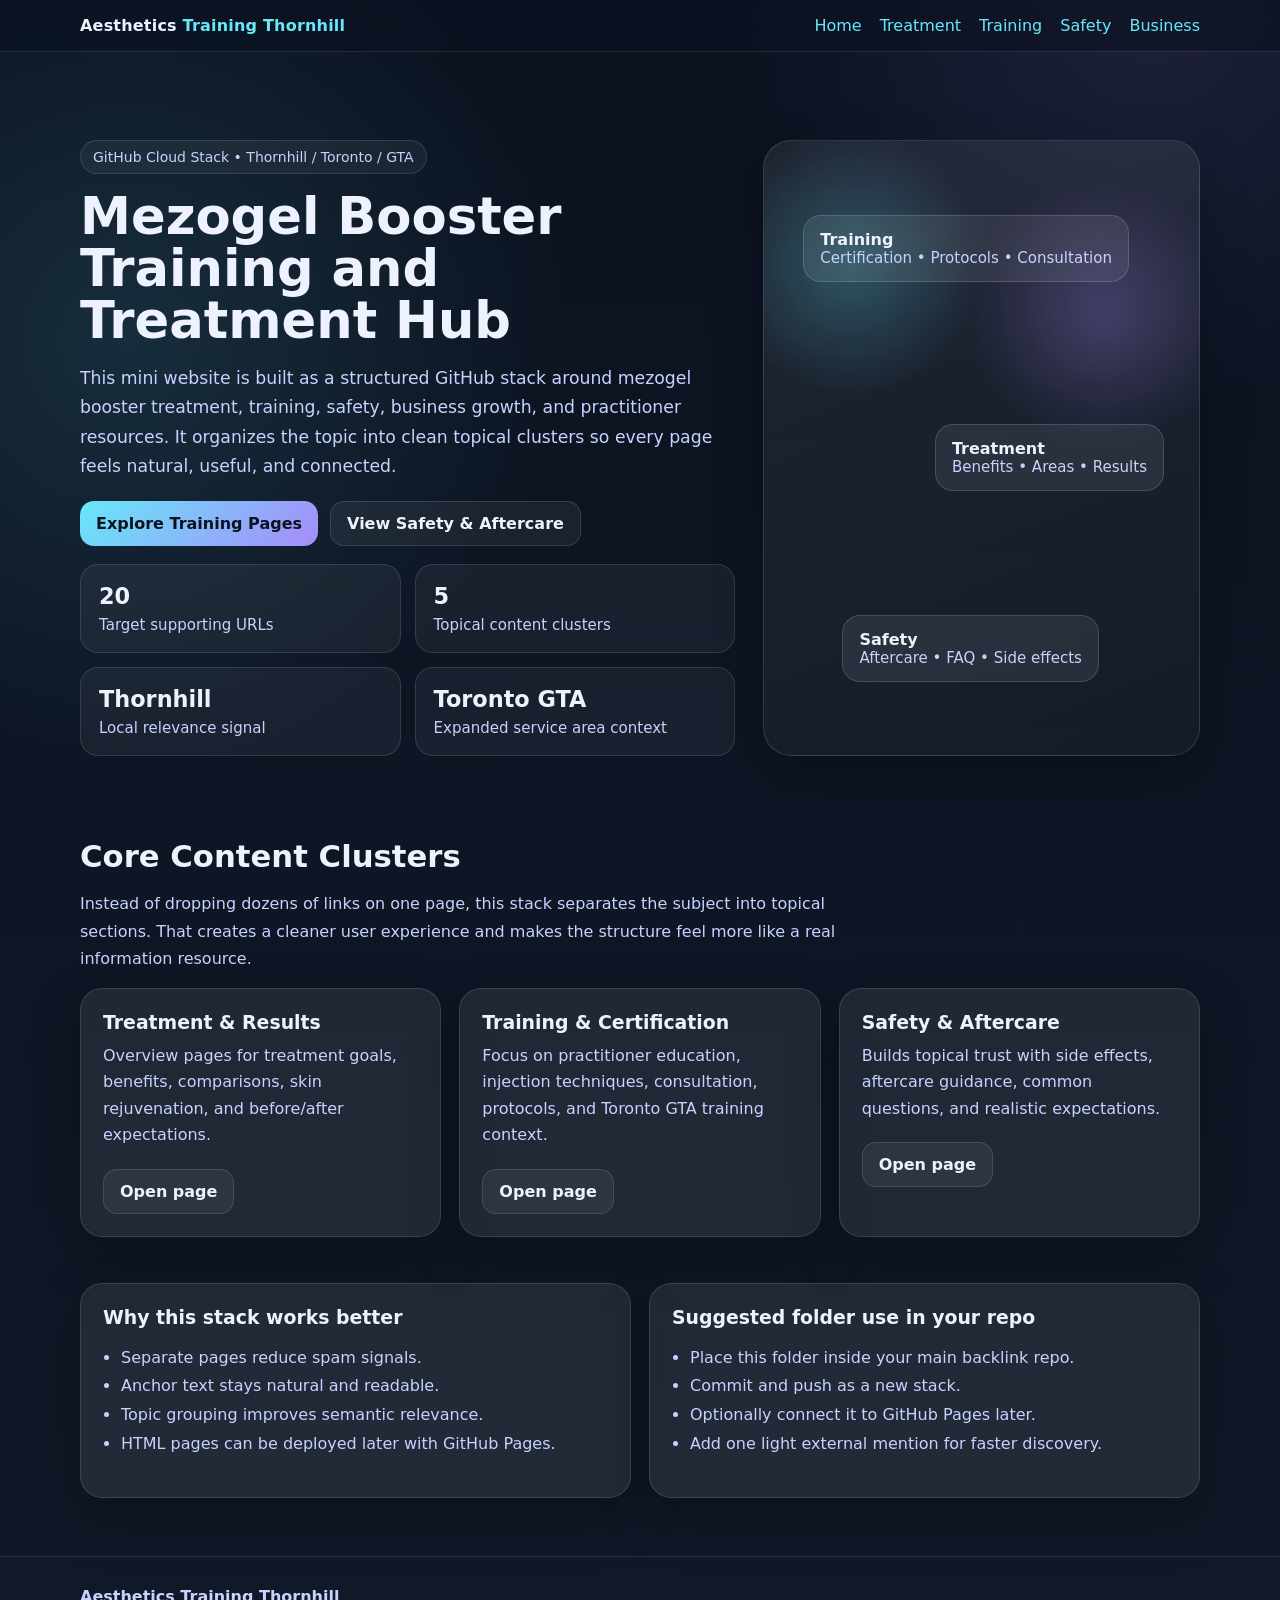
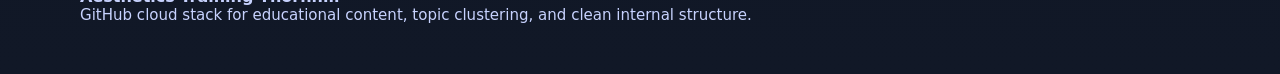
<file: Aesthetics-Training-Thornhill/index.html>
<!DOCTYPE html>
<html lang="en">
<head>
  <meta charset="UTF-8">
  <meta name="viewport" content="width=device-width,initial-scale=1.0">
  <title>Aesthetics Training Thornhill | Mezogel Booster Hub</title>
  <meta name="description" content="GitHub mini site for mezogel booster treatment, training, safety, and business resources in Thornhill, Toronto, and the GTA.">
  <link rel="stylesheet" href="assets/style.css">
</head>
<body>
  <header class="nav">
    <div class="container nav-inner">
      <div class="logo">Aesthetics <span>Training Thornhill</span></div>
      <nav class="menu">
        <a href="index.html">Home</a>
        <a href="pages/treatment-results.html">Treatment</a>
        <a href="pages/training-certification.html">Training</a>
        <a href="pages/safety-aftercare.html">Safety</a>
        <a href="pages/business-marketing.html">Business</a>
      </nav>
    </div>
  </header>
  
<section class="hero">
  <div class="container hero-grid">
    <div class="reveal">
      <span class="badge">GitHub Cloud Stack • Thornhill / Toronto / GTA</span>
      <h1>Mezogel Booster Training and Treatment Hub</h1>
      <p class="subtitle">
        This mini website is built as a structured GitHub stack around mezogel booster treatment, training,
        safety, business growth, and practitioner resources. It organizes the topic into clean topical clusters
        so every page feels natural, useful, and connected.
      </p>
      <div class="btns">
        <a class="btn primary" href="pages/training-certification.html">Explore Training Pages</a>
        <a class="btn" href="pages/safety-aftercare.html">View Safety & Aftercare</a>
      </div>
      <div class="kpis">
        <div class="kpi"><strong>20</strong><span class="small">Target supporting URLs</span></div>
        <div class="kpi"><strong>5</strong><span class="small">Topical content clusters</span></div>
        <div class="kpi"><strong>Thornhill</strong><span class="small">Local relevance signal</span></div>
        <div class="kpi"><strong>Toronto GTA</strong><span class="small">Expanded service area context</span></div>
      </div>
    </div>
    <div class="hero-shape reveal">
      <div class="floating one"><strong>Training</strong><div class="small">Certification • Protocols • Consultation</div></div>
      <div class="floating two"><strong>Treatment</strong><div class="small">Benefits • Areas • Results</div></div>
      <div class="floating three"><strong>Safety</strong><div class="small">Aftercare • FAQ • Side effects</div></div>
    </div>
  </div>
</section>

<section class="section">
  <div class="container">
    <h2 class="reveal">Core Content Clusters</h2>
    <p class="lead reveal">
      Instead of dropping dozens of links on one page, this stack separates the subject into topical sections.
      That creates a cleaner user experience and makes the structure feel more like a real information resource.
    </p>
    <div class="grid grid-3">
      <article class="card reveal">
        <h3>Treatment & Results</h3>
        <p>Overview pages for treatment goals, benefits, comparisons, skin rejuvenation, and before/after expectations.</p>
        <div class="btns"><a class="btn" href="pages/treatment-results.html">Open page</a></div>
      </article>
      <article class="card reveal">
        <h3>Training & Certification</h3>
        <p>Focus on practitioner education, injection techniques, consultation, protocols, and Toronto GTA training context.</p>
        <div class="btns"><a class="btn" href="pages/training-certification.html">Open page</a></div>
      </article>
      <article class="card reveal">
        <h3>Safety & Aftercare</h3>
        <p>Builds topical trust with side effects, aftercare guidance, common questions, and realistic expectations.</p>
        <div class="btns"><a class="btn" href="pages/safety-aftercare.html">Open page</a></div>
      </article>
    </div>
  </div>
</section>

<section class="section">
  <div class="container">
    <div class="grid grid-2">
      <article class="card reveal">
        <h3>Why this stack works better</h3>
        <ul class="list">
          <li>Separate pages reduce spam signals.</li>
          <li>Anchor text stays natural and readable.</li>
          <li>Topic grouping improves semantic relevance.</li>
          <li>HTML pages can be deployed later with GitHub Pages.</li>
        </ul>
      </article>
      <article class="card reveal">
        <h3>Suggested folder use in your repo</h3>
        <ul class="list">
          <li>Place this folder inside your main backlink repo.</li>
          <li>Commit and push as a new stack.</li>
          <li>Optionally connect it to GitHub Pages later.</li>
          <li>Add one light external mention for faster discovery.</li>
        </ul>
      </article>
    </div>
  </div>
</section>

  <footer class="footer">
    <div class="container">
      <div><strong>Aesthetics Training Thornhill</strong></div>
      <div class="small">GitHub cloud stack for educational content, topic clustering, and clean internal structure.</div>
    </div>
  </footer>
  <script src="assets/script.js"></script>
</body>
</html>
</file>
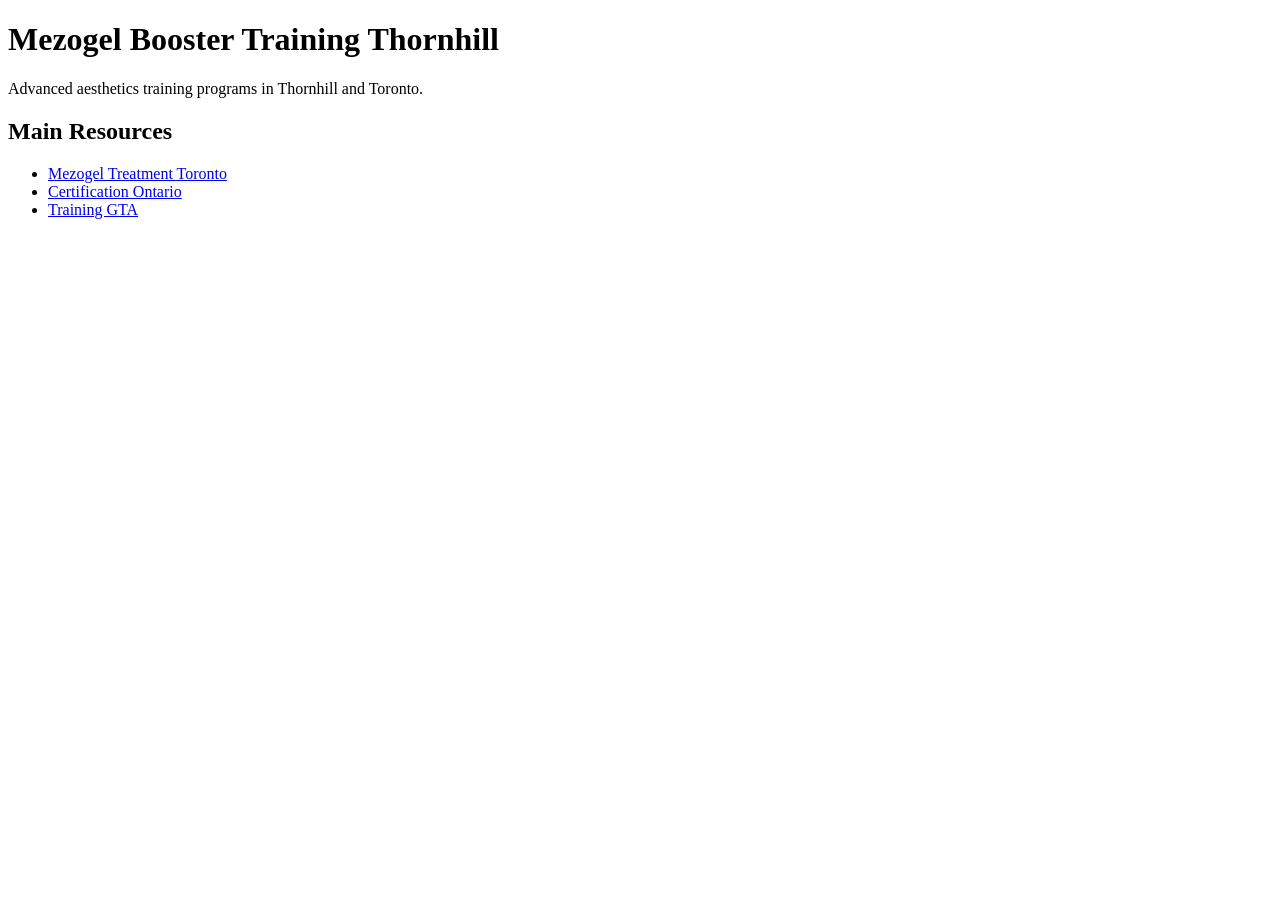
<file: ziba-back-links/index.html>
<!DOCTYPE html>
<html>
<head>
<title>Aesthetics Training Thornhill</title>
<meta name="description" content="Mezogel Booster Training and Treatment in Thornhill & Toronto">
</head>
<body>
<h1>Mezogel Booster Training Thornhill</h1>
<p>Advanced aesthetics training programs in Thornhill and Toronto.</p>

<h2>Main Resources</h2>
<ul>
<li><a href="https://aesthetictraining.ca/blog/mezogel-booster-treatment-toronto">Mezogel Treatment Toronto</a></li>
<li><a href="https://aesthetictraining.ca/blog/mezogel-booster-training-certification-ontario">Certification Ontario</a></li>
<li><a href="https://aesthetictraining.ca/blog/mezogel-booster-training-toronto-gta-guide">Training GTA</a></li>
</ul>
</body>
</html>
</file>
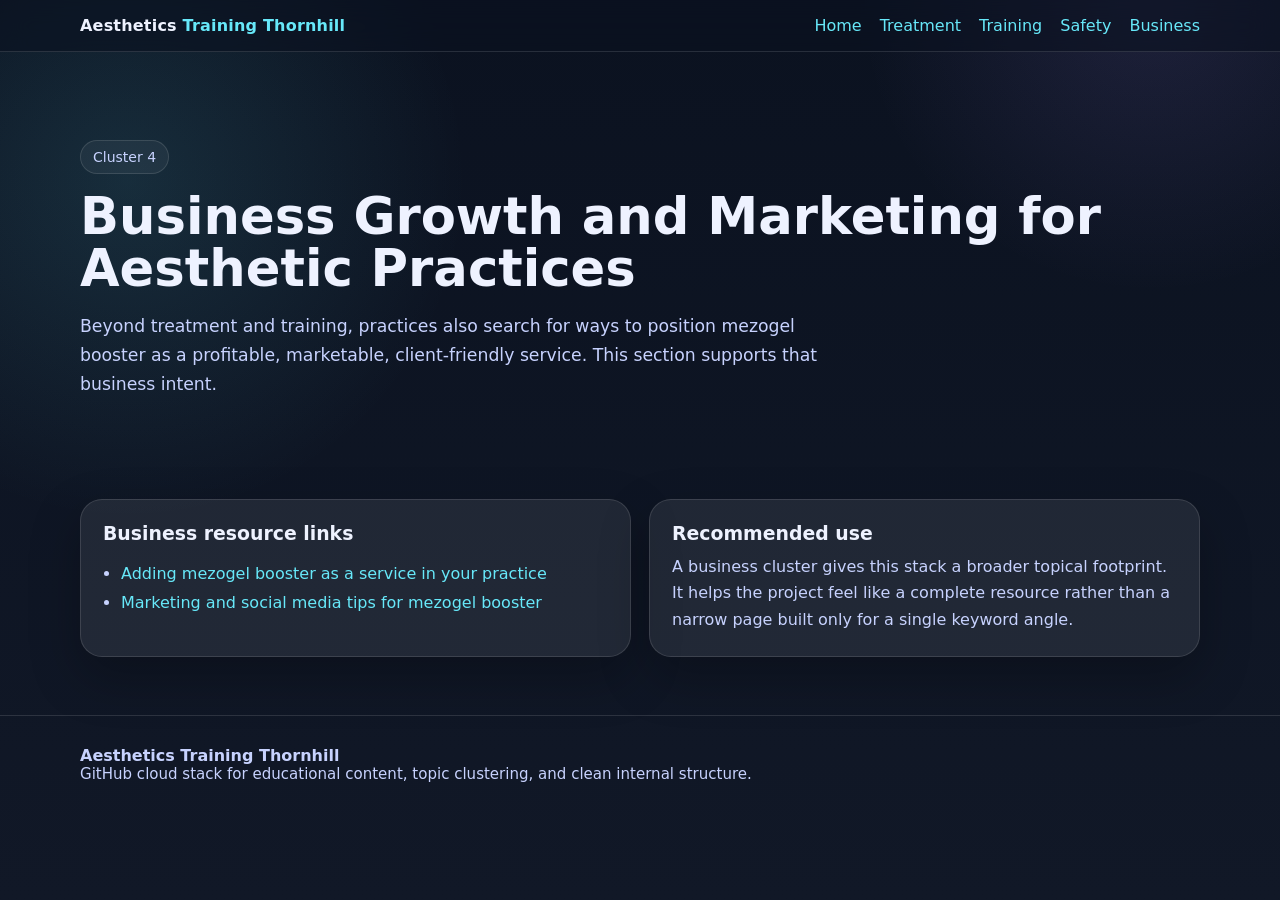
<file: Aesthetics-Training-Thornhill/pages/business-marketing.html>
<!DOCTYPE html>
<html lang="en">
<head>
  <meta charset="UTF-8">
  <meta name="viewport" content="width=device-width,initial-scale=1.0">
  <title>Business and Marketing | Aesthetics Training Thornhill</title>
  <meta name="description" content="Business cluster for adding mezogel booster services to an aesthetic practice and marketing them clearly.">
  <link rel="stylesheet" href="../assets/style.css">
</head>
<body>
  <header class="nav">
    <div class="container nav-inner">
      <div class="logo">Aesthetics <span>Training Thornhill</span></div>
      <nav class="menu">
        <a href="../index.html">Home</a>
        <a href="treatment-results.html">Treatment</a>
        <a href="training-certification.html">Training</a>
        <a href="safety-aftercare.html">Safety</a>
        <a href="business-marketing.html">Business</a>
      </nav>
    </div>
  </header>
  
<section class="hero">
  <div class="container">
    <span class="badge">Cluster 4</span>
    <h1>Business Growth and Marketing for Aesthetic Practices</h1>
    <p class="subtitle">
      Beyond treatment and training, practices also search for ways to position mezogel booster as a profitable, marketable,
      client-friendly service. This section supports that business intent.
    </p>
  </div>
</section>
<section class="section">
  <div class="container">
    <div class="grid grid-2">
      <article class="card reveal">
        <h3>Business resource links</h3>
        <ul class="list">
          <li><a href="https://aesthetictraining.ca/blog/mezogel-booster-business-adding-service-practice">Adding mezogel booster as a service in your practice</a></li>
          <li><a href="https://aesthetictraining.ca/blog/mezogel-booster-marketing-social-media-tips">Marketing and social media tips for mezogel booster</a></li>
        </ul>
      </article>
      <article class="card reveal">
        <h3>Recommended use</h3>
        <p>
          A business cluster gives this stack a broader topical footprint. It helps the project feel like a complete resource
          rather than a narrow page built only for a single keyword angle.
        </p>
      </article>
    </div>
  </div>
</section>

  <footer class="footer">
    <div class="container">
      <div><strong>Aesthetics Training Thornhill</strong></div>
      <div class="small">GitHub cloud stack for educational content, topic clustering, and clean internal structure.</div>
    </div>
  </footer>
  <script src="../assets/script.js"></script>
</body>
</html>
</file>
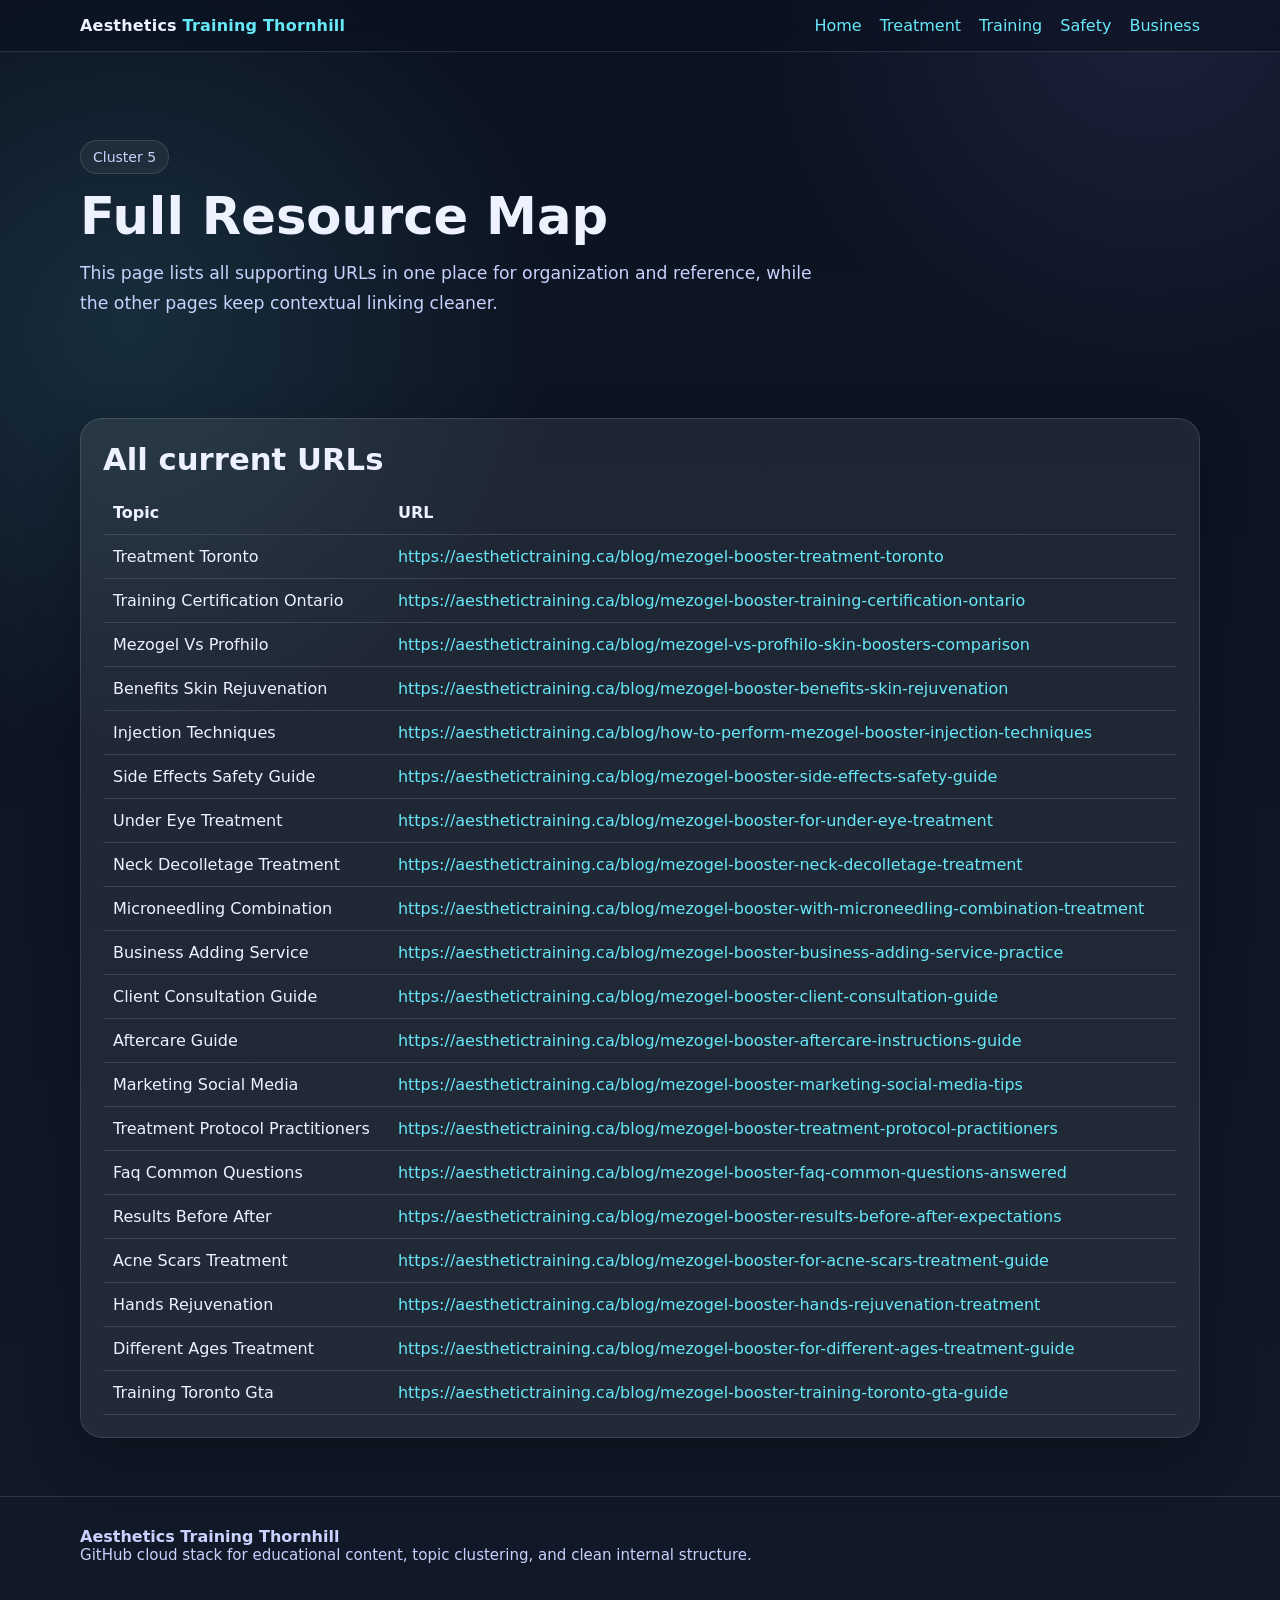
<file: Aesthetics-Training-Thornhill/pages/resource-map.html>
<!DOCTYPE html>
<html lang="en">
<head>
  <meta charset="UTF-8">
  <meta name="viewport" content="width=device-width,initial-scale=1.0">
  <title>Resource Map | Aesthetics Training Thornhill</title>
  <meta name="description" content="Complete list of all mezogel booster supporting URLs used across this GitHub stack.">
  <link rel="stylesheet" href="../assets/style.css">
</head>
<body>
  <header class="nav">
    <div class="container nav-inner">
      <div class="logo">Aesthetics <span>Training Thornhill</span></div>
      <nav class="menu">
        <a href="../index.html">Home</a>
        <a href="treatment-results.html">Treatment</a>
        <a href="training-certification.html">Training</a>
        <a href="safety-aftercare.html">Safety</a>
        <a href="business-marketing.html">Business</a>
      </nav>
    </div>
  </header>
  
<section class="hero">
  <div class="container">
    <span class="badge">Cluster 5</span>
    <h1>Full Resource Map</h1>
    <p class="subtitle">
      This page lists all supporting URLs in one place for organization and reference, while the other pages keep contextual linking cleaner.
    </p>
  </div>
</section>
<section class="section">
  <div class="container">
    <div class="card reveal">
      <h2>All current URLs</h2>
      <table class="table-links">
        <tr><th>Topic</th><th>URL</th></tr>
        <tr><td>Treatment Toronto</td><td><a href="https://aesthetictraining.ca/blog/mezogel-booster-treatment-toronto">https://aesthetictraining.ca/blog/mezogel-booster-treatment-toronto</a></td></tr>
<tr><td>Training Certification Ontario</td><td><a href="https://aesthetictraining.ca/blog/mezogel-booster-training-certification-ontario">https://aesthetictraining.ca/blog/mezogel-booster-training-certification-ontario</a></td></tr>
<tr><td>Mezogel Vs Profhilo</td><td><a href="https://aesthetictraining.ca/blog/mezogel-vs-profhilo-skin-boosters-comparison">https://aesthetictraining.ca/blog/mezogel-vs-profhilo-skin-boosters-comparison</a></td></tr>
<tr><td>Benefits Skin Rejuvenation</td><td><a href="https://aesthetictraining.ca/blog/mezogel-booster-benefits-skin-rejuvenation">https://aesthetictraining.ca/blog/mezogel-booster-benefits-skin-rejuvenation</a></td></tr>
<tr><td>Injection Techniques</td><td><a href="https://aesthetictraining.ca/blog/how-to-perform-mezogel-booster-injection-techniques">https://aesthetictraining.ca/blog/how-to-perform-mezogel-booster-injection-techniques</a></td></tr>
<tr><td>Side Effects Safety Guide</td><td><a href="https://aesthetictraining.ca/blog/mezogel-booster-side-effects-safety-guide">https://aesthetictraining.ca/blog/mezogel-booster-side-effects-safety-guide</a></td></tr>
<tr><td>Under Eye Treatment</td><td><a href="https://aesthetictraining.ca/blog/mezogel-booster-for-under-eye-treatment">https://aesthetictraining.ca/blog/mezogel-booster-for-under-eye-treatment</a></td></tr>
<tr><td>Neck Decolletage Treatment</td><td><a href="https://aesthetictraining.ca/blog/mezogel-booster-neck-decolletage-treatment">https://aesthetictraining.ca/blog/mezogel-booster-neck-decolletage-treatment</a></td></tr>
<tr><td>Microneedling Combination</td><td><a href="https://aesthetictraining.ca/blog/mezogel-booster-with-microneedling-combination-treatment">https://aesthetictraining.ca/blog/mezogel-booster-with-microneedling-combination-treatment</a></td></tr>
<tr><td>Business Adding Service</td><td><a href="https://aesthetictraining.ca/blog/mezogel-booster-business-adding-service-practice">https://aesthetictraining.ca/blog/mezogel-booster-business-adding-service-practice</a></td></tr>
<tr><td>Client Consultation Guide</td><td><a href="https://aesthetictraining.ca/blog/mezogel-booster-client-consultation-guide">https://aesthetictraining.ca/blog/mezogel-booster-client-consultation-guide</a></td></tr>
<tr><td>Aftercare Guide</td><td><a href="https://aesthetictraining.ca/blog/mezogel-booster-aftercare-instructions-guide">https://aesthetictraining.ca/blog/mezogel-booster-aftercare-instructions-guide</a></td></tr>
<tr><td>Marketing Social Media</td><td><a href="https://aesthetictraining.ca/blog/mezogel-booster-marketing-social-media-tips">https://aesthetictraining.ca/blog/mezogel-booster-marketing-social-media-tips</a></td></tr>
<tr><td>Treatment Protocol Practitioners</td><td><a href="https://aesthetictraining.ca/blog/mezogel-booster-treatment-protocol-practitioners">https://aesthetictraining.ca/blog/mezogel-booster-treatment-protocol-practitioners</a></td></tr>
<tr><td>Faq Common Questions</td><td><a href="https://aesthetictraining.ca/blog/mezogel-booster-faq-common-questions-answered">https://aesthetictraining.ca/blog/mezogel-booster-faq-common-questions-answered</a></td></tr>
<tr><td>Results Before After</td><td><a href="https://aesthetictraining.ca/blog/mezogel-booster-results-before-after-expectations">https://aesthetictraining.ca/blog/mezogel-booster-results-before-after-expectations</a></td></tr>
<tr><td>Acne Scars Treatment</td><td><a href="https://aesthetictraining.ca/blog/mezogel-booster-for-acne-scars-treatment-guide">https://aesthetictraining.ca/blog/mezogel-booster-for-acne-scars-treatment-guide</a></td></tr>
<tr><td>Hands Rejuvenation</td><td><a href="https://aesthetictraining.ca/blog/mezogel-booster-hands-rejuvenation-treatment">https://aesthetictraining.ca/blog/mezogel-booster-hands-rejuvenation-treatment</a></td></tr>
<tr><td>Different Ages Treatment</td><td><a href="https://aesthetictraining.ca/blog/mezogel-booster-for-different-ages-treatment-guide">https://aesthetictraining.ca/blog/mezogel-booster-for-different-ages-treatment-guide</a></td></tr>
<tr><td>Training Toronto Gta</td><td><a href="https://aesthetictraining.ca/blog/mezogel-booster-training-toronto-gta-guide">https://aesthetictraining.ca/blog/mezogel-booster-training-toronto-gta-guide</a></td></tr>
      </table>
    </div>
  </div>
</section>

  <footer class="footer">
    <div class="container">
      <div><strong>Aesthetics Training Thornhill</strong></div>
      <div class="small">GitHub cloud stack for educational content, topic clustering, and clean internal structure.</div>
    </div>
  </footer>
  <script src="../assets/script.js"></script>
</body>
</html>
</file>
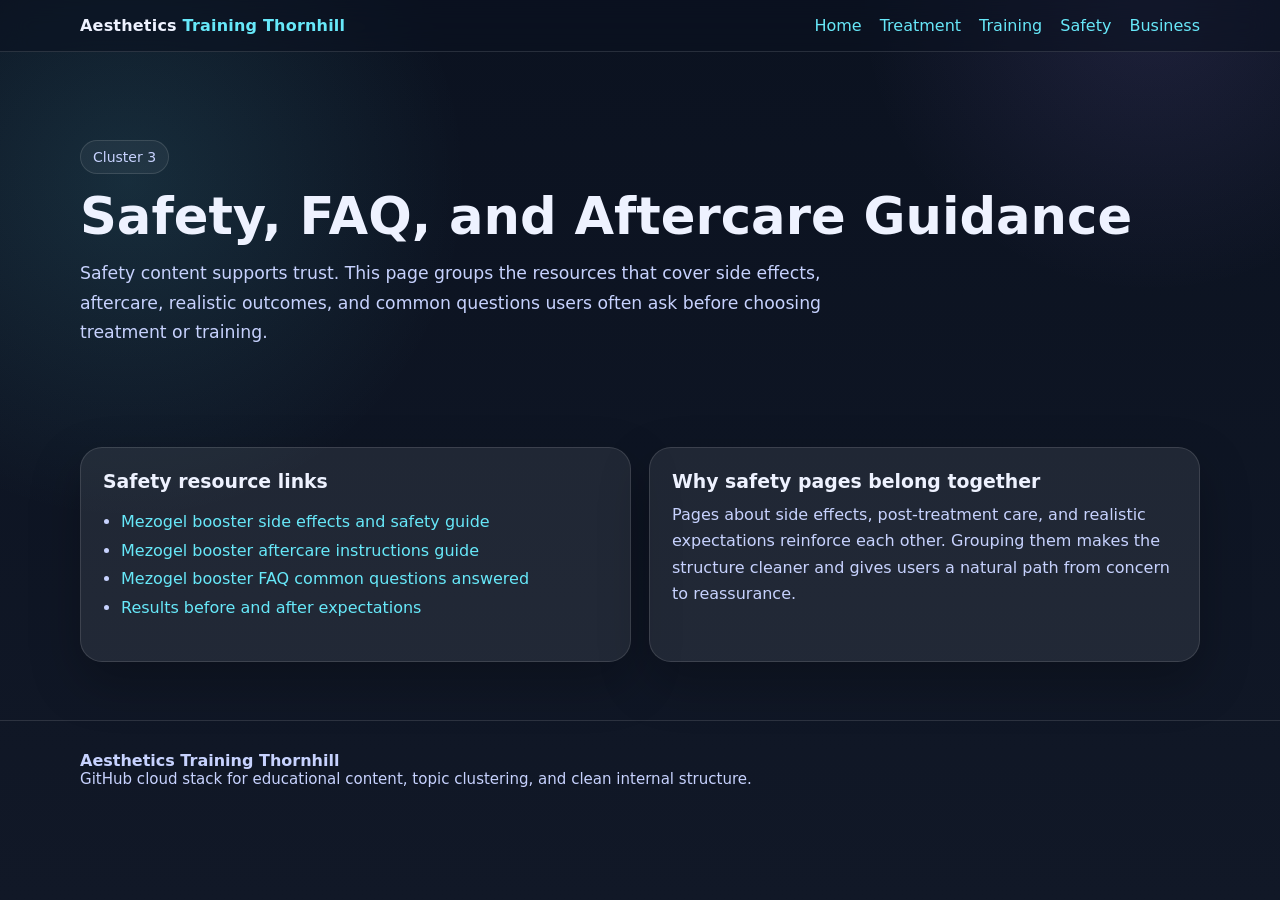
<file: Aesthetics-Training-Thornhill/pages/safety-aftercare.html>
<!DOCTYPE html>
<html lang="en">
<head>
  <meta charset="UTF-8">
  <meta name="viewport" content="width=device-width,initial-scale=1.0">
  <title>Safety and Aftercare | Aesthetics Training Thornhill</title>
  <meta name="description" content="Safety cluster for mezogel booster side effects, aftercare instructions, frequently asked questions, and expectations.">
  <link rel="stylesheet" href="../assets/style.css">
</head>
<body>
  <header class="nav">
    <div class="container nav-inner">
      <div class="logo">Aesthetics <span>Training Thornhill</span></div>
      <nav class="menu">
        <a href="../index.html">Home</a>
        <a href="treatment-results.html">Treatment</a>
        <a href="training-certification.html">Training</a>
        <a href="safety-aftercare.html">Safety</a>
        <a href="business-marketing.html">Business</a>
      </nav>
    </div>
  </header>
  
<section class="hero">
  <div class="container">
    <span class="badge">Cluster 3</span>
    <h1>Safety, FAQ, and Aftercare Guidance</h1>
    <p class="subtitle">
      Safety content supports trust. This page groups the resources that cover side effects, aftercare, realistic outcomes,
      and common questions users often ask before choosing treatment or training.
    </p>
  </div>
</section>
<section class="section">
  <div class="container">
    <div class="grid grid-2">
      <article class="card reveal">
        <h3>Safety resource links</h3>
        <ul class="list">
          <li><a href="https://aesthetictraining.ca/blog/mezogel-booster-side-effects-safety-guide">Mezogel booster side effects and safety guide</a></li>
          <li><a href="https://aesthetictraining.ca/blog/mezogel-booster-aftercare-instructions-guide">Mezogel booster aftercare instructions guide</a></li>
          <li><a href="https://aesthetictraining.ca/blog/mezogel-booster-faq-common-questions-answered">Mezogel booster FAQ common questions answered</a></li>
          <li><a href="https://aesthetictraining.ca/blog/mezogel-booster-results-before-after-expectations">Results before and after expectations</a></li>
        </ul>
      </article>
      <article class="card reveal">
        <h3>Why safety pages belong together</h3>
        <p>
          Pages about side effects, post-treatment care, and realistic expectations reinforce each other. Grouping them
          makes the structure cleaner and gives users a natural path from concern to reassurance.
        </p>
      </article>
    </div>
  </div>
</section>

  <footer class="footer">
    <div class="container">
      <div><strong>Aesthetics Training Thornhill</strong></div>
      <div class="small">GitHub cloud stack for educational content, topic clustering, and clean internal structure.</div>
    </div>
  </footer>
  <script src="../assets/script.js"></script>
</body>
</html>
</file>
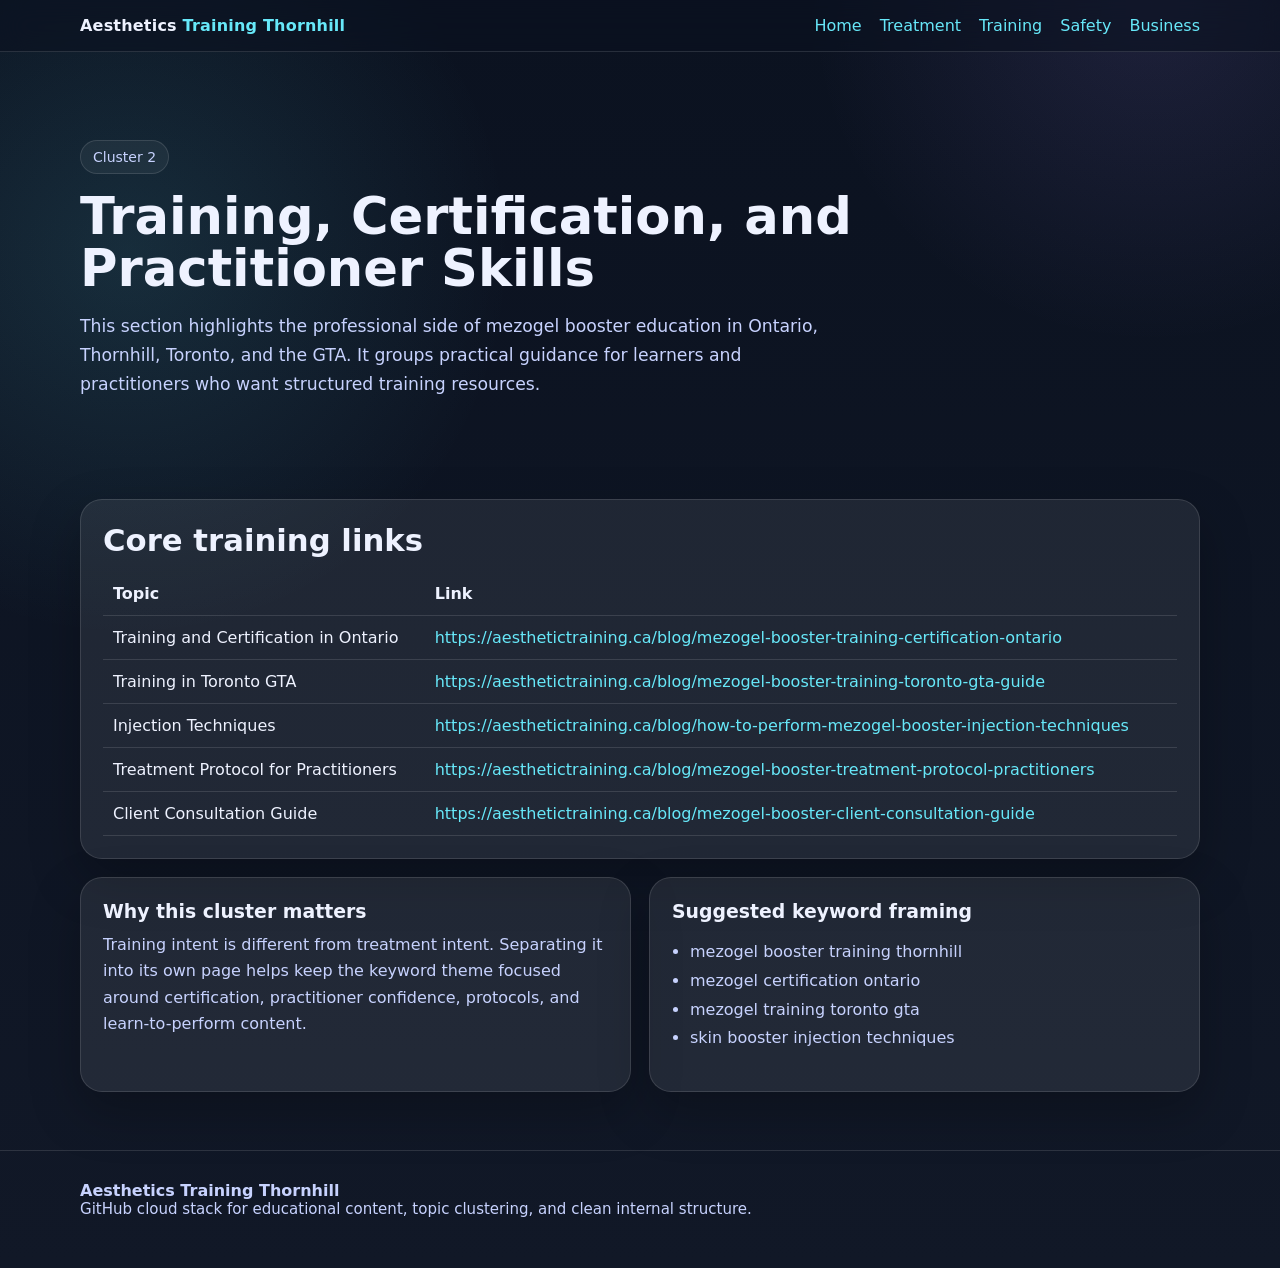
<file: Aesthetics-Training-Thornhill/pages/training-certification.html>
<!DOCTYPE html>
<html lang="en">
<head>
  <meta charset="UTF-8">
  <meta name="viewport" content="width=device-width,initial-scale=1.0">
  <title>Training and Certification | Aesthetics Training Thornhill</title>
  <meta name="description" content="Training cluster for mezogel booster certification, practitioner skills, protocols, consultation, and GTA-focused education.">
  <link rel="stylesheet" href="../assets/style.css">
</head>
<body>
  <header class="nav">
    <div class="container nav-inner">
      <div class="logo">Aesthetics <span>Training Thornhill</span></div>
      <nav class="menu">
        <a href="../index.html">Home</a>
        <a href="treatment-results.html">Treatment</a>
        <a href="training-certification.html">Training</a>
        <a href="safety-aftercare.html">Safety</a>
        <a href="business-marketing.html">Business</a>
      </nav>
    </div>
  </header>
  
<section class="hero">
  <div class="container">
    <span class="badge">Cluster 2</span>
    <h1>Training, Certification, and Practitioner Skills</h1>
    <p class="subtitle">
      This section highlights the professional side of mezogel booster education in Ontario, Thornhill, Toronto, and the GTA.
      It groups practical guidance for learners and practitioners who want structured training resources.
    </p>
  </div>
</section>
<section class="section">
  <div class="container">
    <div class="card reveal">
      <h2>Core training links</h2>
      <table class="table-links">
        <tr><th>Topic</th><th>Link</th></tr>
        <tr><td>Training and Certification in Ontario</td><td><a href="https://aesthetictraining.ca/blog/mezogel-booster-training-certification-ontario">https://aesthetictraining.ca/blog/mezogel-booster-training-certification-ontario</a></td></tr>
        <tr><td>Training in Toronto GTA</td><td><a href="https://aesthetictraining.ca/blog/mezogel-booster-training-toronto-gta-guide">https://aesthetictraining.ca/blog/mezogel-booster-training-toronto-gta-guide</a></td></tr>
        <tr><td>Injection Techniques</td><td><a href="https://aesthetictraining.ca/blog/how-to-perform-mezogel-booster-injection-techniques">https://aesthetictraining.ca/blog/how-to-perform-mezogel-booster-injection-techniques</a></td></tr>
        <tr><td>Treatment Protocol for Practitioners</td><td><a href="https://aesthetictraining.ca/blog/mezogel-booster-treatment-protocol-practitioners">https://aesthetictraining.ca/blog/mezogel-booster-treatment-protocol-practitioners</a></td></tr>
        <tr><td>Client Consultation Guide</td><td><a href="https://aesthetictraining.ca/blog/mezogel-booster-client-consultation-guide">https://aesthetictraining.ca/blog/mezogel-booster-client-consultation-guide</a></td></tr>
      </table>
    </div>
    <div class="grid grid-2" style="margin-top:18px">
      <article class="card reveal">
        <h3>Why this cluster matters</h3>
        <p>
          Training intent is different from treatment intent. Separating it into its own page helps keep the keyword theme
          focused around certification, practitioner confidence, protocols, and learn-to-perform content.
        </p>
      </article>
      <article class="card reveal">
        <h3>Suggested keyword framing</h3>
        <ul class="list">
          <li>mezogel booster training thornhill</li>
          <li>mezogel certification ontario</li>
          <li>mezogel training toronto gta</li>
          <li>skin booster injection techniques</li>
        </ul>
      </article>
    </div>
  </div>
</section>

  <footer class="footer">
    <div class="container">
      <div><strong>Aesthetics Training Thornhill</strong></div>
      <div class="small">GitHub cloud stack for educational content, topic clustering, and clean internal structure.</div>
    </div>
  </footer>
  <script src="../assets/script.js"></script>
</body>
</html>
</file>
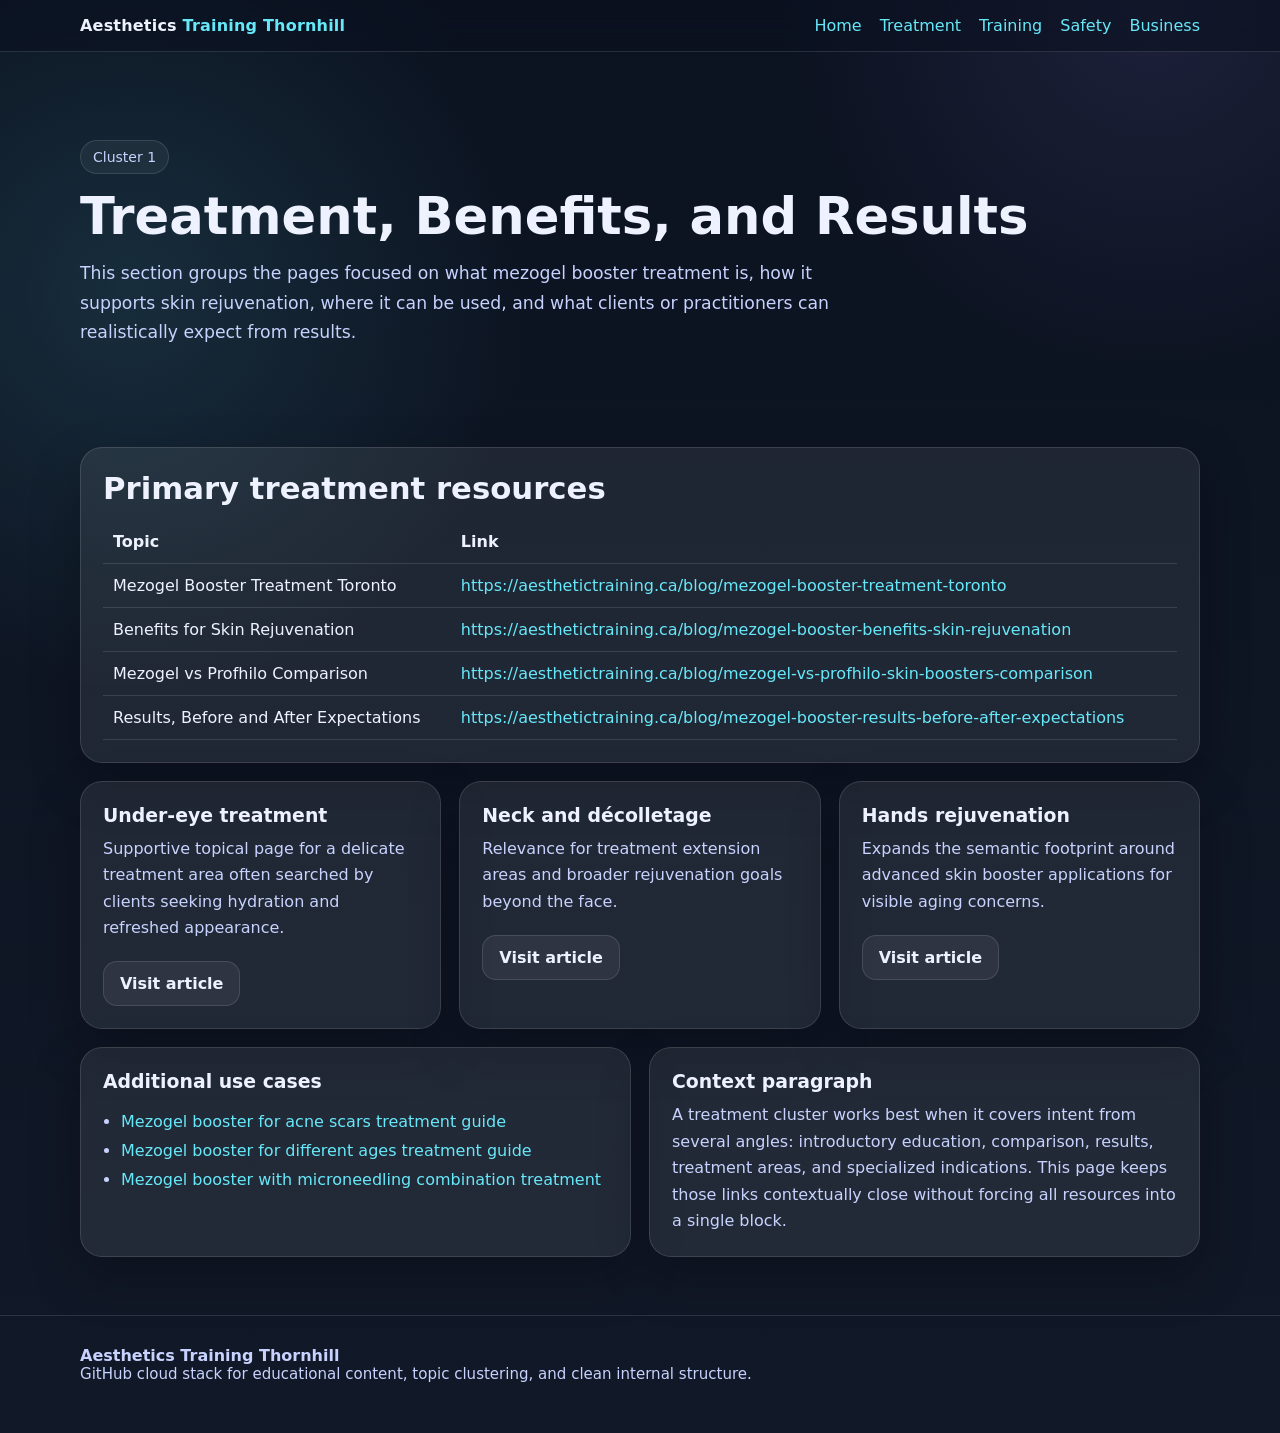
<file: Aesthetics-Training-Thornhill/pages/treatment-results.html>
<!DOCTYPE html>
<html lang="en">
<head>
  <meta charset="UTF-8">
  <meta name="viewport" content="width=device-width,initial-scale=1.0">
  <title>Treatment and Results | Aesthetics Training Thornhill</title>
  <meta name="description" content="Structured treatment cluster covering mezogel booster treatment, benefits, comparisons, treatment areas, and results.">
  <link rel="stylesheet" href="../assets/style.css">
</head>
<body>
  <header class="nav">
    <div class="container nav-inner">
      <div class="logo">Aesthetics <span>Training Thornhill</span></div>
      <nav class="menu">
        <a href="../index.html">Home</a>
        <a href="treatment-results.html">Treatment</a>
        <a href="training-certification.html">Training</a>
        <a href="safety-aftercare.html">Safety</a>
        <a href="business-marketing.html">Business</a>
      </nav>
    </div>
  </header>
  
<section class="hero">
  <div class="container">
    <span class="badge">Cluster 1</span>
    <h1>Treatment, Benefits, and Results</h1>
    <p class="subtitle">
      This section groups the pages focused on what mezogel booster treatment is, how it supports skin rejuvenation,
      where it can be used, and what clients or practitioners can realistically expect from results.
    </p>
  </div>
</section>
<section class="section">
  <div class="container">
    <div class="card reveal">
      <h2>Primary treatment resources</h2>
      <table class="table-links">
        <tr><th>Topic</th><th>Link</th></tr>
        <tr><td>Mezogel Booster Treatment Toronto</td><td><a href="https://aesthetictraining.ca/blog/mezogel-booster-treatment-toronto">https://aesthetictraining.ca/blog/mezogel-booster-treatment-toronto</a></td></tr>
        <tr><td>Benefits for Skin Rejuvenation</td><td><a href="https://aesthetictraining.ca/blog/mezogel-booster-benefits-skin-rejuvenation">https://aesthetictraining.ca/blog/mezogel-booster-benefits-skin-rejuvenation</a></td></tr>
        <tr><td>Mezogel vs Profhilo Comparison</td><td><a href="https://aesthetictraining.ca/blog/mezogel-vs-profhilo-skin-boosters-comparison">https://aesthetictraining.ca/blog/mezogel-vs-profhilo-skin-boosters-comparison</a></td></tr>
        <tr><td>Results, Before and After Expectations</td><td><a href="https://aesthetictraining.ca/blog/mezogel-booster-results-before-after-expectations">https://aesthetictraining.ca/blog/mezogel-booster-results-before-after-expectations</a></td></tr>
      </table>
    </div>
    <div class="grid grid-3" style="margin-top:18px">
      <article class="card reveal">
        <h3>Under-eye treatment</h3>
        <p>Supportive topical page for a delicate treatment area often searched by clients seeking hydration and refreshed appearance.</p>
        <div class="btns"><a class="btn" href="https://aesthetictraining.ca/blog/mezogel-booster-for-under-eye-treatment">Visit article</a></div>
      </article>
      <article class="card reveal">
        <h3>Neck and décolletage</h3>
        <p>Relevance for treatment extension areas and broader rejuvenation goals beyond the face.</p>
        <div class="btns"><a class="btn" href="https://aesthetictraining.ca/blog/mezogel-booster-neck-decolletage-treatment">Visit article</a></div>
      </article>
      <article class="card reveal">
        <h3>Hands rejuvenation</h3>
        <p>Expands the semantic footprint around advanced skin booster applications for visible aging concerns.</p>
        <div class="btns"><a class="btn" href="https://aesthetictraining.ca/blog/mezogel-booster-hands-rejuvenation-treatment">Visit article</a></div>
      </article>
    </div>
    <div class="grid grid-2" style="margin-top:18px">
      <article class="card reveal">
        <h3>Additional use cases</h3>
        <ul class="list">
          <li><a href="https://aesthetictraining.ca/blog/mezogel-booster-for-acne-scars-treatment-guide">Mezogel booster for acne scars treatment guide</a></li>
          <li><a href="https://aesthetictraining.ca/blog/mezogel-booster-for-different-ages-treatment-guide">Mezogel booster for different ages treatment guide</a></li>
          <li><a href="https://aesthetictraining.ca/blog/mezogel-booster-with-microneedling-combination-treatment">Mezogel booster with microneedling combination treatment</a></li>
        </ul>
      </article>
      <article class="card reveal">
        <h3>Context paragraph</h3>
        <p>
          A treatment cluster works best when it covers intent from several angles: introductory education, comparison,
          results, treatment areas, and specialized indications. This page keeps those links contextually close without
          forcing all resources into a single block.
        </p>
      </article>
    </div>
  </div>
</section>

  <footer class="footer">
    <div class="container">
      <div><strong>Aesthetics Training Thornhill</strong></div>
      <div class="small">GitHub cloud stack for educational content, topic clustering, and clean internal structure.</div>
    </div>
  </footer>
  <script src="../assets/script.js"></script>
</body>
</html>
</file>
<file: Aesthetics-Training-Thornhill/assets/style.css>
:root{
  --bg:#0b1220;
  --bg2:#111827;
  --card:rgba(255,255,255,0.08);
  --line:rgba(255,255,255,0.12);
  --text:#eef2ff;
  --muted:#c7d2fe;
  --accent:#67e8f9;
  --accent2:#a78bfa;
  --shadow:0 20px 50px rgba(0,0,0,.25);
  --radius:22px;
}
*{box-sizing:border-box}
html{scroll-behavior:smooth}
body{
  margin:0;
  font-family:Inter,system-ui,-apple-system,Segoe UI,Roboto,Arial,sans-serif;
  color:var(--text);
  background:
    radial-gradient(circle at 10% 20%, rgba(103,232,249,.12), transparent 25%),
    radial-gradient(circle at 90% 0%, rgba(167,139,250,.12), transparent 20%),
    linear-gradient(180deg,var(--bg),var(--bg2));
  min-height:100vh;
}
a{color:var(--accent);text-decoration:none}
a:hover{text-decoration:underline}
.container{width:min(1120px,92%);margin:0 auto}
.nav{
  position:sticky;top:0;z-index:50;
  backdrop-filter:blur(14px);
  background:rgba(11,18,32,.6);
  border-bottom:1px solid var(--line);
}
.nav-inner{
  display:flex;justify-content:space-between;align-items:center;
  padding:16px 0;
}
.logo{font-weight:800;letter-spacing:.2px}
.logo span{color:var(--accent)}
.menu{display:flex;gap:18px;flex-wrap:wrap}
.hero{padding:88px 0 54px}
.hero-grid{
  display:grid;grid-template-columns:1.2fr .8fr;gap:28px;align-items:center
}
.badge{
  display:inline-block;padding:8px 12px;border:1px solid var(--line);
  border-radius:999px;background:rgba(255,255,255,.05);font-size:14px;color:var(--muted)
}
h1{
  font-size:clamp(2.4rem,4vw,4.5rem);
  line-height:1.02;margin:16px 0 14px
}
.subtitle{font-size:1.08rem;line-height:1.7;color:var(--muted);max-width:760px}
.hero-card,.card{
  background:var(--card);border:1px solid var(--line);border-radius:var(--radius);
  box-shadow:var(--shadow)
}
.hero-card{padding:22px}
.kpis{display:grid;grid-template-columns:repeat(2,1fr);gap:14px;margin-top:18px}
.kpi{padding:18px;background:rgba(255,255,255,.05);border-radius:18px;border:1px solid var(--line)}
.kpi strong{display:block;font-size:1.4rem;margin-bottom:6px}
.section{padding:28px 0 18px}
.section h2{font-size:clamp(1.6rem,2.4vw,2.4rem);margin:0 0 14px}
.section p.lead{color:var(--muted);line-height:1.7;max-width:820px}
.grid{display:grid;gap:18px}
.grid-3{grid-template-columns:repeat(3,1fr)}
.grid-2{grid-template-columns:repeat(2,1fr)}
.card{padding:22px}
.card h3{margin:0 0 10px;font-size:1.18rem}
.card p{margin:0;color:var(--muted);line-height:1.65}
.btns{display:flex;gap:12px;flex-wrap:wrap;margin-top:20px}
.btn{
  display:inline-flex;align-items:center;justify-content:center;
  padding:12px 16px;border-radius:14px;border:1px solid var(--line);
  background:rgba(255,255,255,.06);color:var(--text);font-weight:700
}
.btn.primary{
  background:linear-gradient(135deg,var(--accent),var(--accent2));color:#0b1220;border:0
}
.list{padding-left:18px;line-height:1.8;color:var(--muted)}
.footer{
  margin-top:40px;padding:30px 0 50px;border-top:1px solid var(--line);color:var(--muted)
}
.reveal{opacity:0;transform:translateY(18px);transition:opacity .8s ease, transform .8s ease}
.reveal.visible{opacity:1;transform:none}
.hero-shape{
  height:100%;min-height:360px;border-radius:28px;position:relative;overflow:hidden;
  background:
    radial-gradient(circle at 20% 20%, rgba(103,232,249,.26), transparent 22%),
    radial-gradient(circle at 78% 28%, rgba(167,139,250,.26), transparent 24%),
    linear-gradient(160deg, rgba(255,255,255,.08), rgba(255,255,255,.03));
  border:1px solid var(--line);
  box-shadow:var(--shadow)
}
.floating{
  position:absolute;border:1px solid rgba(255,255,255,.15);backdrop-filter:blur(8px);
  background:rgba(255,255,255,.08);border-radius:18px;padding:14px 16px;
  animation:float 8s ease-in-out infinite
}
.floating.one{top:12%;left:9%}
.floating.two{top:46%;right:8%;animation-delay:1s}
.floating.three{bottom:12%;left:18%;animation-delay:2s}
@keyframes float{
  0%,100%{transform:translateY(0)}
  50%{transform:translateY(-12px)}
}
.table-links{width:100%;border-collapse:collapse;margin-top:10px}
.table-links th,.table-links td{
  border-bottom:1px solid var(--line);padding:12px 10px;text-align:left;vertical-align:top
}
.small{font-size:.94rem;color:var(--muted)}
@media (max-width:920px){
  .hero-grid,.grid-3,.grid-2{grid-template-columns:1fr}
  .menu{display:none}
}
</file>
